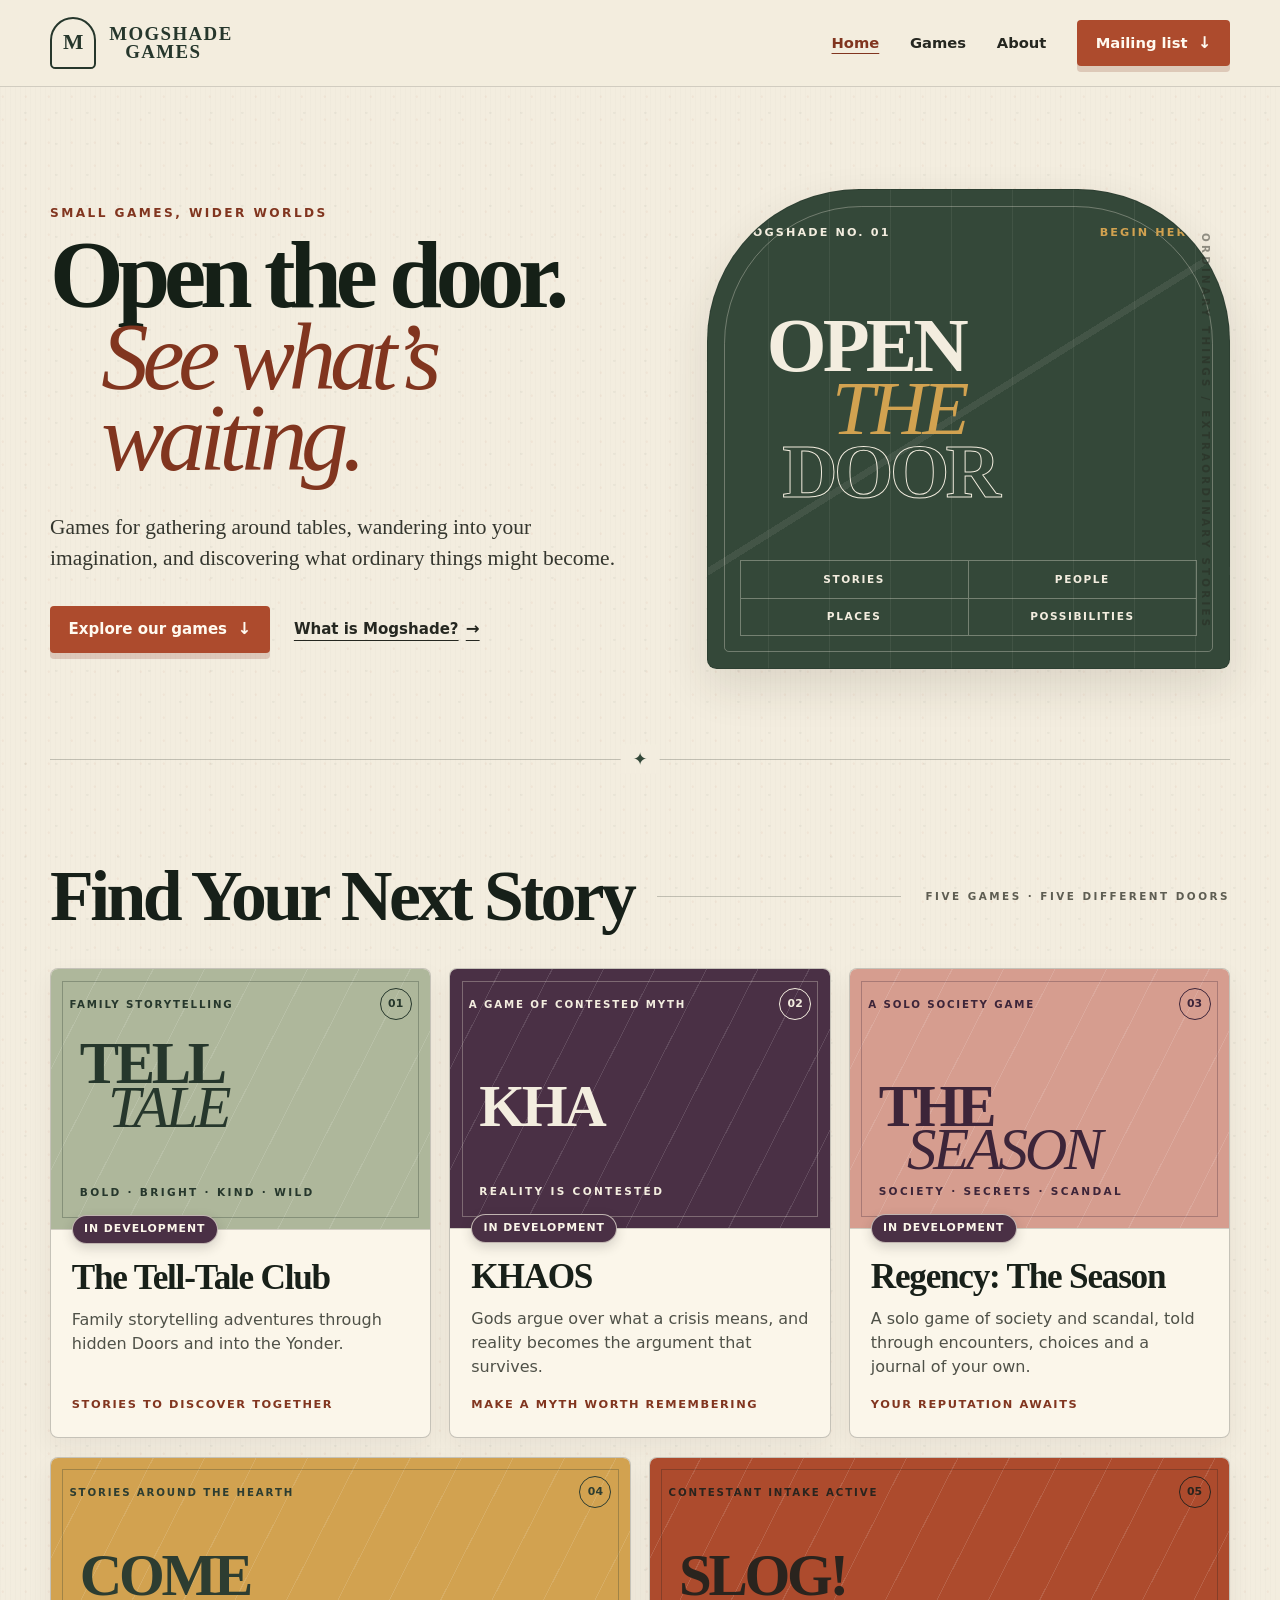
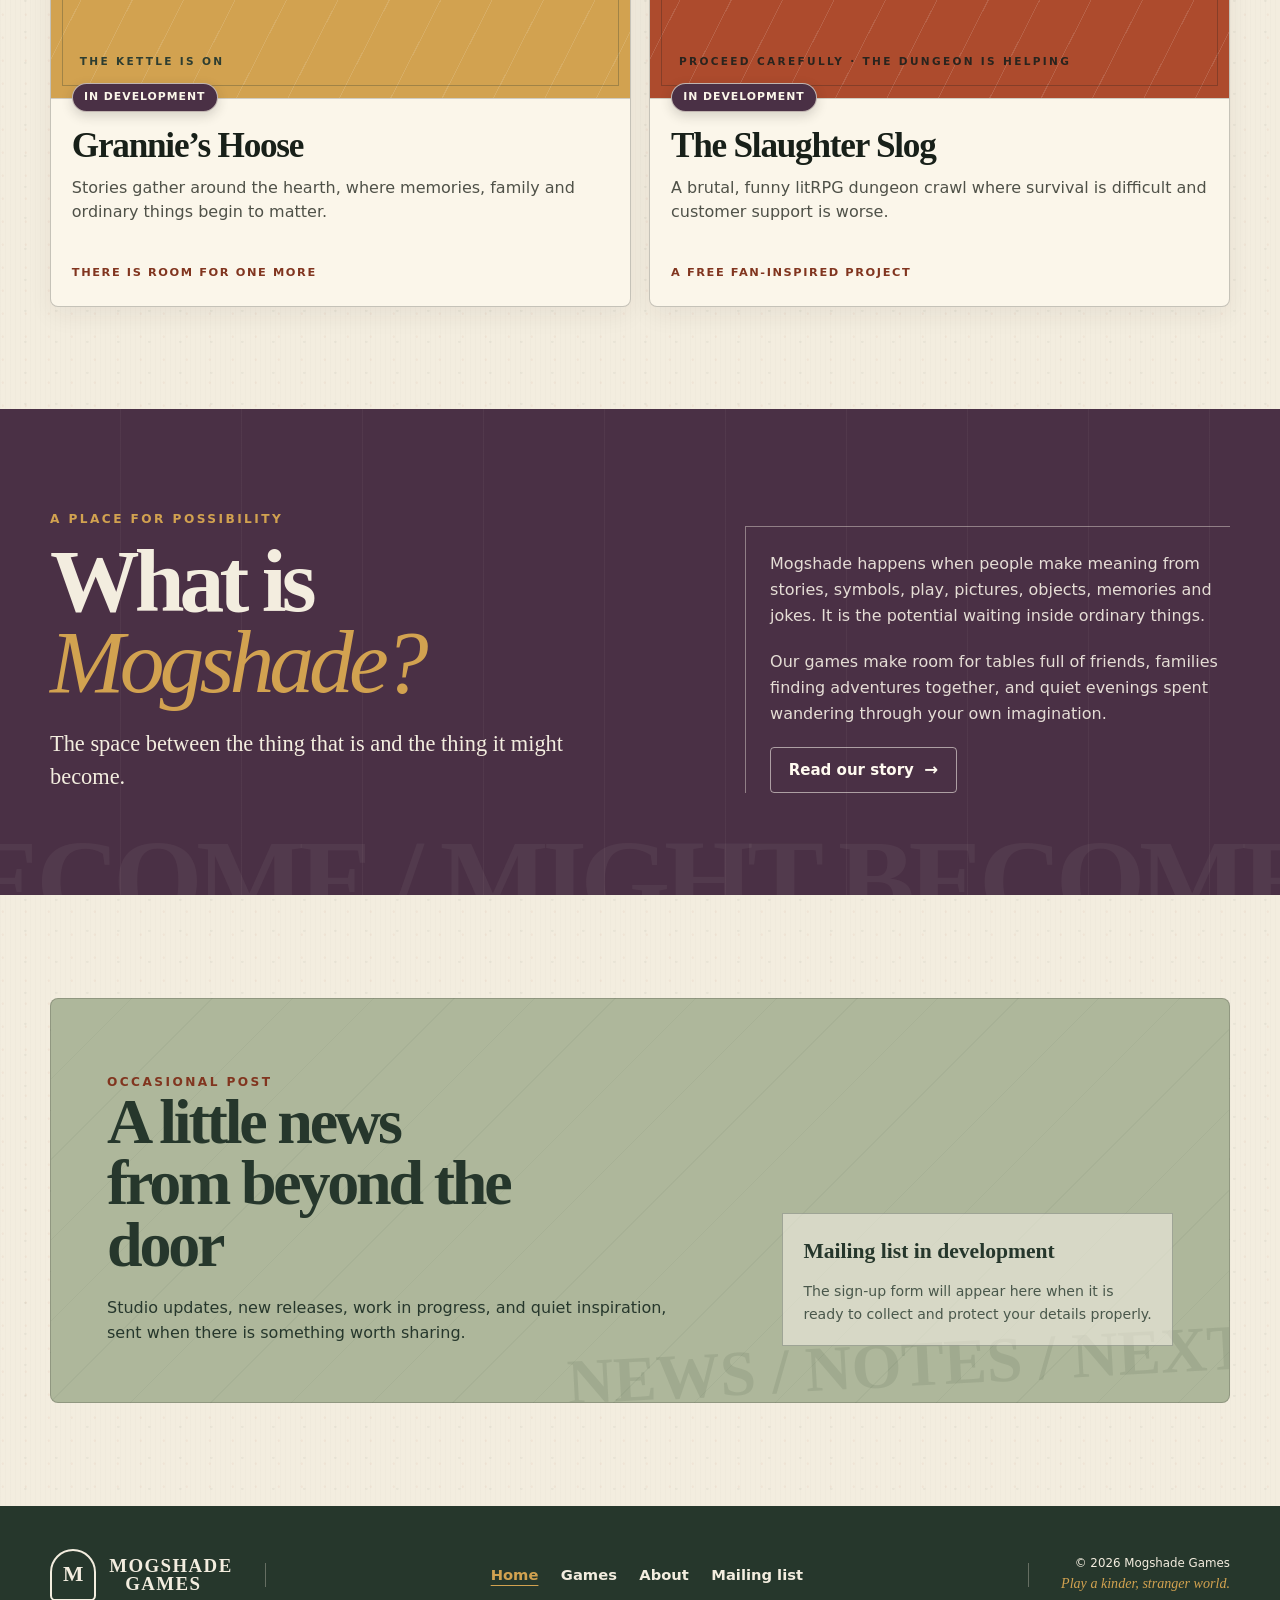
<file: index.html>
<!doctype html>
<html lang="en-GB">
<head>
  <meta charset="utf-8">
  <meta name="viewport" content="width=device-width, initial-scale=1">
  <meta name="description" content="Mogshade Games creates warm, strange tabletop games for gathering, imagining and making meaning together.">
  <meta name="theme-color" content="#344839">
  <meta name="robots" content="noindex, nofollow">
  <title>Mogshade Games | Open the door</title>
  <!-- Private-preview setting: remove the robots line above before a public launch. -->
  <link rel="icon" type="image/svg+xml" href="data:image/svg+xml,%3Csvg xmlns='http://www.w3.org/2000/svg' viewBox='0 0 64 64'%3E%3Crect width='64' height='64' rx='14' fill='%23344839'/%3E%3Ctext x='32' y='43' text-anchor='middle' font-family='Georgia,serif' font-size='35' font-weight='700' fill='%23f3eddf'%3EM%3C/text%3E%3C/svg%3E">
  <link rel="stylesheet" href="styles.css">
</head>
<body id="top">
  <a class="skip-link" href="#main-content">Skip to main content</a>

  <header class="site-header">
    <div class="shell header-inner">
      <a class="brand" href="#top" aria-label="Mogshade Games home">
        <span class="brand-mark" aria-hidden="true">M</span>
        <span class="brand-text"><span>Mogshade</span><span>Games</span></span>
      </a>

      <nav class="desktop-nav" aria-label="Main navigation">
        <a href="#top" aria-current="page">Home</a>
        <a href="#games">Games</a>
        <a href="about.html">About</a>
        <a class="button" href="#mailing-list">Mailing list <span class="arrow" aria-hidden="true">↓</span></a>
      </nav>

      <details class="mobile-menu">
        <summary>Menu</summary>
        <nav class="mobile-nav" aria-label="Mobile navigation">
          <a href="#top" aria-current="page">Home</a>
          <a href="#games">Games</a>
          <a href="about.html">About</a>
          <a class="button" href="#mailing-list">Mailing list</a>
        </nav>
      </details>
    </div>
  </header>

  <main id="main-content">
    <section class="hero" aria-labelledby="hero-title">
      <div class="shell hero-grid">
        <div class="hero-copy">
          <p class="eyebrow">Small games, wider worlds</p>
          <h1 id="hero-title">Open the door.<span>See what’s waiting.</span></h1>
          <p class="hero-intro">Games for gathering around tables, wandering into your imagination, and discovering what ordinary things might become.</p>
          <div class="hero-actions">
            <a class="button" href="#games">Explore our games <span class="arrow" aria-hidden="true">↓</span></a>
            <a class="text-link" href="about.html">What is Mogshade? <span class="arrow" aria-hidden="true">→</span></a>
          </div>
        </div>

        <div class="threshold-poster" role="img" aria-label="Typographic placeholder reading Open the door, with stories, people, places and possibilities">
          <div class="poster-kicker" aria-hidden="true"><span>Mogshade No. 01</span><span>Begin here</span></div>
          <div class="poster-words" aria-hidden="true">
            <span>Open</span>
            <span>the</span>
            <span>door</span>
          </div>
          <div class="poster-list" aria-hidden="true">
            <span>Stories</span>
            <span>People</span>
            <span>Places</span>
            <span>Possibilities</span>
          </div>
        </div>
      </div>
    </section>

    <div class="shell section-rule" aria-hidden="true"></div>

    <section class="games-section" id="games" aria-labelledby="games-title">
      <div class="shell">
        <div class="section-heading">
          <h2 id="games-title">Find Your Next Story</h2>
          <span class="heading-line" aria-hidden="true"></span>
          <span class="heading-note">Five games · five different doors</span>
        </div>

        <div class="games-grid">
          <article class="game-card card-telltale">
            <div class="game-poster" role="img" aria-label="Typographic placeholder for The Tell-Tale Club">
              <div class="poster-topline" aria-hidden="true"><span>Family storytelling</span><span class="poster-number">01</span></div>
              <div class="type-art" aria-hidden="true">
                <span>Tell</span>
                <span class="offset">Tale</span>
                <span class="outline">Club</span>
                <span class="small">Bold · Bright · Kind · Wild</span>
              </div>
            </div>
            <div class="game-content">
              <span class="status">In Development</span>
              <h3>The Tell-Tale Club</h3>
              <p>Family storytelling adventures through hidden Doors and into the Yonder.</p>
              <span class="game-note">Stories to discover together</span>
            </div>
          </article>

          <article class="game-card card-khaos">
            <div class="game-poster" role="img" aria-label="Typographic placeholder for KHAOS">
              <div class="poster-topline" aria-hidden="true"><span>A game of contested myth</span><span class="poster-number">02</span></div>
              <div class="type-art" aria-hidden="true">
                <span>Kha</span>
                <span class="outline offset">os</span>
                <span class="small">Reality is contested</span>
              </div>
            </div>
            <div class="game-content">
              <span class="status">In Development</span>
              <h3>KHAOS</h3>
              <p>Gods argue over what a crisis means, and reality becomes the argument that survives.</p>
              <span class="game-note">Make a myth worth remembering</span>
            </div>
          </article>

          <article class="game-card card-regency">
            <div class="game-poster" role="img" aria-label="Typographic placeholder for Regency: The Season">
              <div class="poster-topline" aria-hidden="true"><span>A solo society game</span><span class="poster-number">03</span></div>
              <div class="type-art" aria-hidden="true">
                <span>The</span>
                <span class="offset">Season</span>
                <span class="small">Society · Secrets · Scandal</span>
              </div>
            </div>
            <div class="game-content">
              <span class="status">In Development</span>
              <h3>Regency: The Season</h3>
              <p>A solo game of society and scandal, told through encounters, choices and a journal of your own.</p>
              <span class="game-note">Your reputation awaits</span>
            </div>
          </article>

          <article class="game-card card-hoose">
            <div class="game-poster" role="img" aria-label="Typographic placeholder for Grannie’s Hoose">
              <div class="poster-topline" aria-hidden="true"><span>Stories around the hearth</span><span class="poster-number">04</span></div>
              <div class="type-art" aria-hidden="true">
                <span>Come</span>
                <span class="outline offset">Away</span>
                <span class="small">The kettle is on</span>
              </div>
            </div>
            <div class="game-content">
              <span class="status">In Development</span>
              <h3>Grannie’s Hoose</h3>
              <p>Stories gather around the hearth, where memories, family and ordinary things begin to matter.</p>
              <span class="game-note">There is room for one more</span>
            </div>
          </article>

          <article class="game-card card-slog">
            <div class="game-poster" role="img" aria-label="Typographic placeholder for The Slaughter Slog">
              <div class="poster-topline" aria-hidden="true"><span>Contestant intake active</span><span class="poster-number">05</span></div>
              <div class="type-art" aria-hidden="true">
                <span>Slog!</span>
                <span class="outline offset">Slog!</span>
                <span class="small">Proceed carefully · the dungeon is helping</span>
              </div>
            </div>
            <div class="game-content">
              <span class="status">In Development</span>
              <h3>The Slaughter Slog</h3>
              <p>A brutal, funny litRPG dungeon crawl where survival is difficult and customer support is worse.</p>
              <span class="game-note">A free fan-inspired project</span>
            </div>
          </article>
        </div>
      </div>
    </section>

    <section class="about-band" aria-labelledby="about-title">
      <div class="shell about-band-grid">
        <div>
          <p class="eyebrow" style="color: var(--gold);">A place for possibility</p>
          <h2 id="about-title">What is<span>Mogshade?</span></h2>
          <p class="about-lead">The space between the thing that is and the thing it might become.</p>
        </div>
        <div class="about-band-copy">
          <p>Mogshade happens when people make meaning from stories, symbols, play, pictures, objects, memories and jokes. It is the potential waiting inside ordinary things.</p>
          <p>Our games make room for tables full of friends, families finding adventures together, and quiet evenings spent wandering through your own imagination.</p>
          <a class="button button-light" href="about.html">Read our story <span class="arrow" aria-hidden="true">→</span></a>
        </div>
      </div>
    </section>

    <section class="mailing-section" id="mailing-list" aria-labelledby="mailing-title">
      <div class="shell">
        <div class="mailing-card">
          <div>
            <p class="eyebrow">Occasional post</p>
            <h2 id="mailing-title">A little news from beyond the door</h2>
            <p>Studio updates, new releases, work in progress, and quiet inspiration, sent when there is something worth sharing.</p>
          </div>
          <div class="mailing-state" aria-label="Mailing list status">
            <strong>Mailing list in development</strong>
            <span>The sign-up form will appear here when it is ready to collect and protect your details properly.</span>
          </div>
        </div>
      </div>
    </section>
  </main>

  <footer class="site-footer">
    <div class="shell footer-grid">
      <a class="brand footer-brand" href="#top" aria-label="Return to the top of the Mogshade Games homepage">
        <span class="brand-mark" aria-hidden="true">M</span>
        <span class="brand-text"><span>Mogshade</span><span>Games</span></span>
      </a>
      <nav class="footer-nav" aria-label="Footer navigation">
        <a href="#top" aria-current="page">Home</a>
        <a href="#games">Games</a>
        <a href="about.html">About</a>
        <a href="#mailing-list">Mailing list</a>
      </nav>
      <p class="footer-note">© 2026 Mogshade Games<span>Play a kinder, stranger world.</span></p>
    </div>
  </footer>
</body>
</html>
</file>
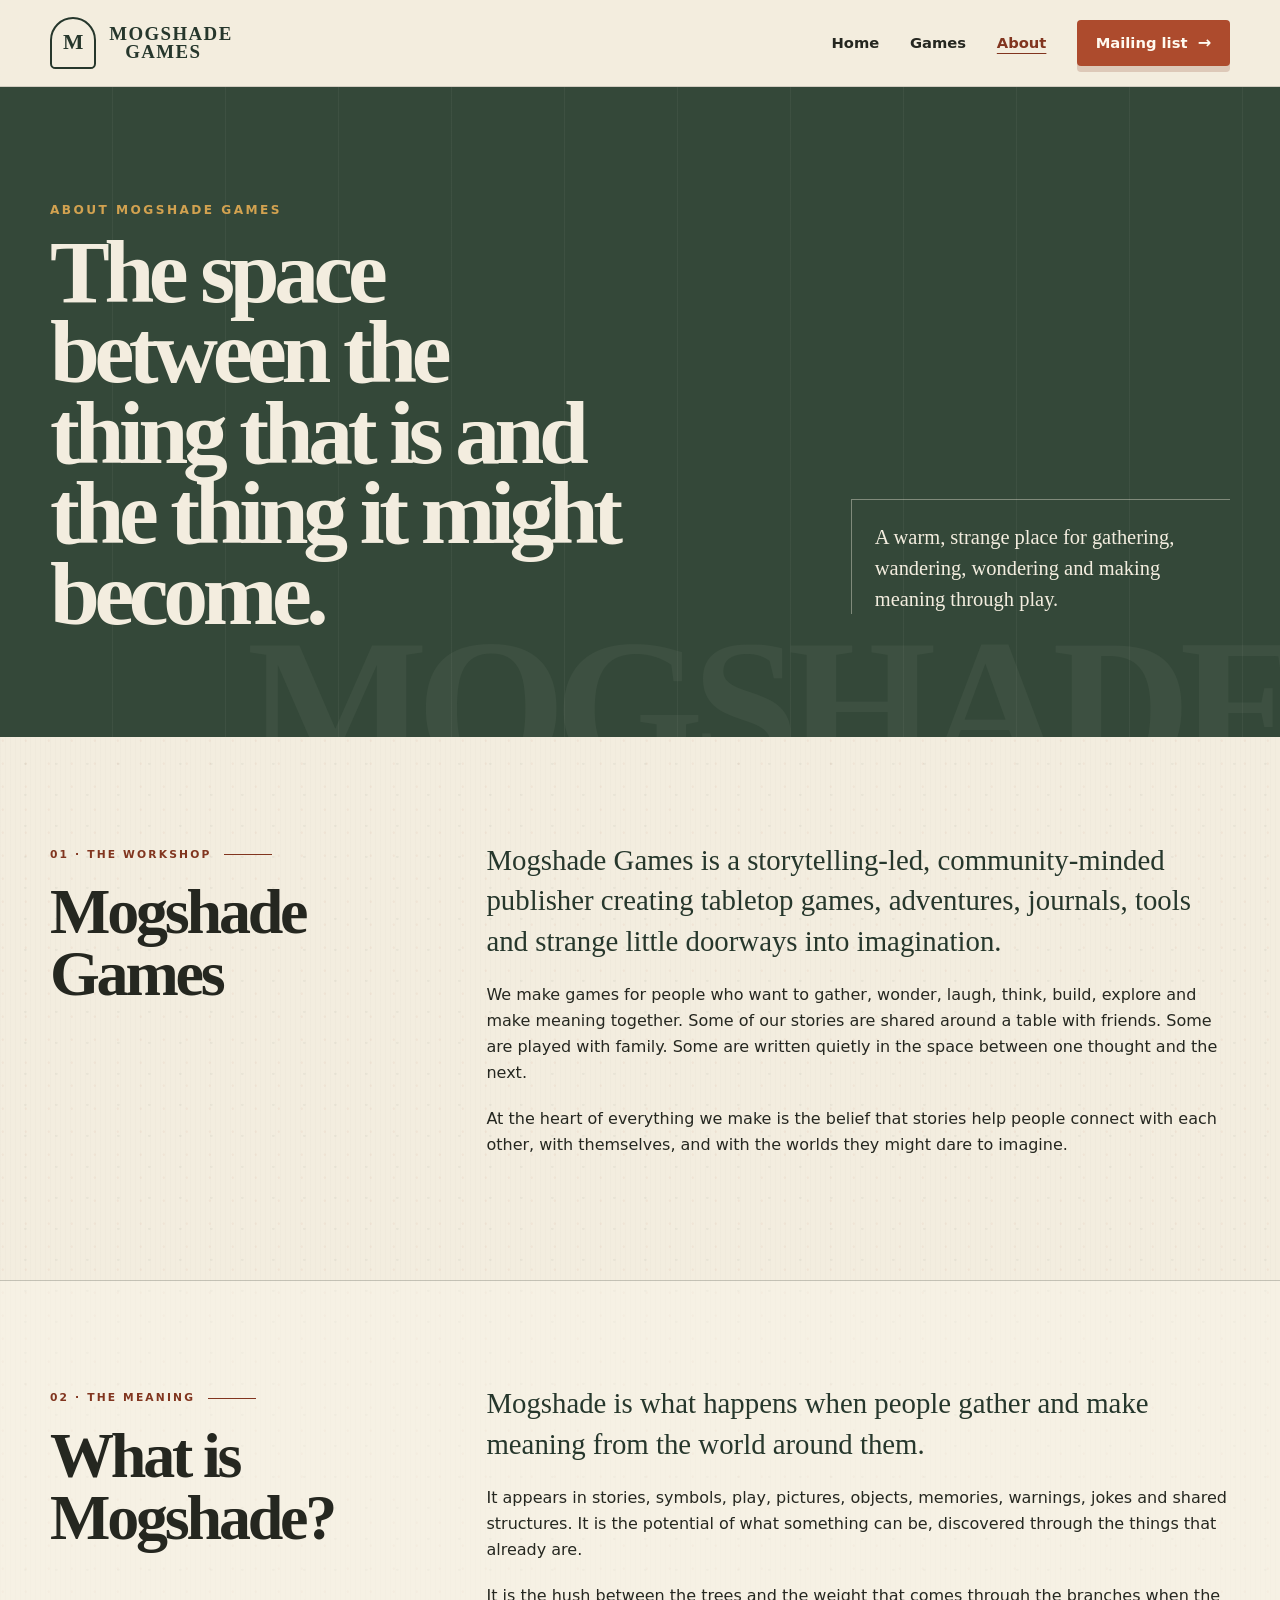
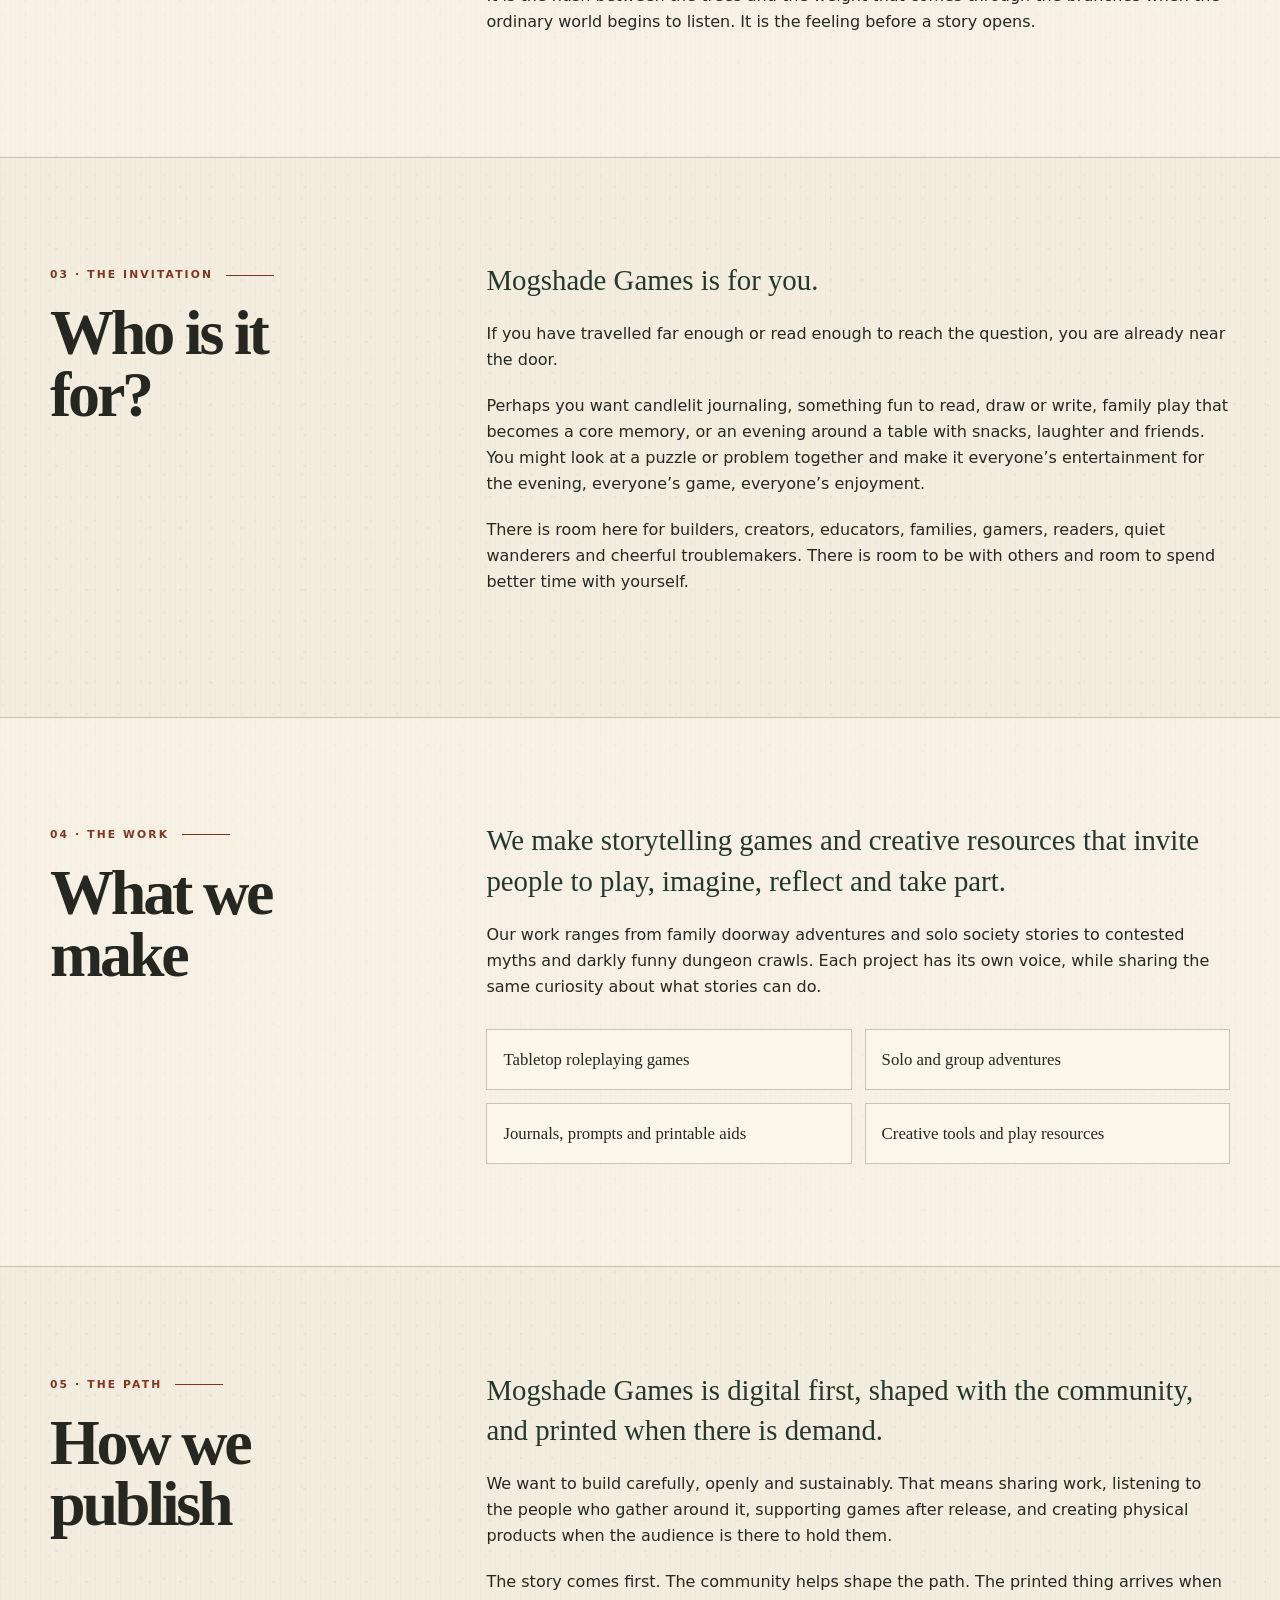
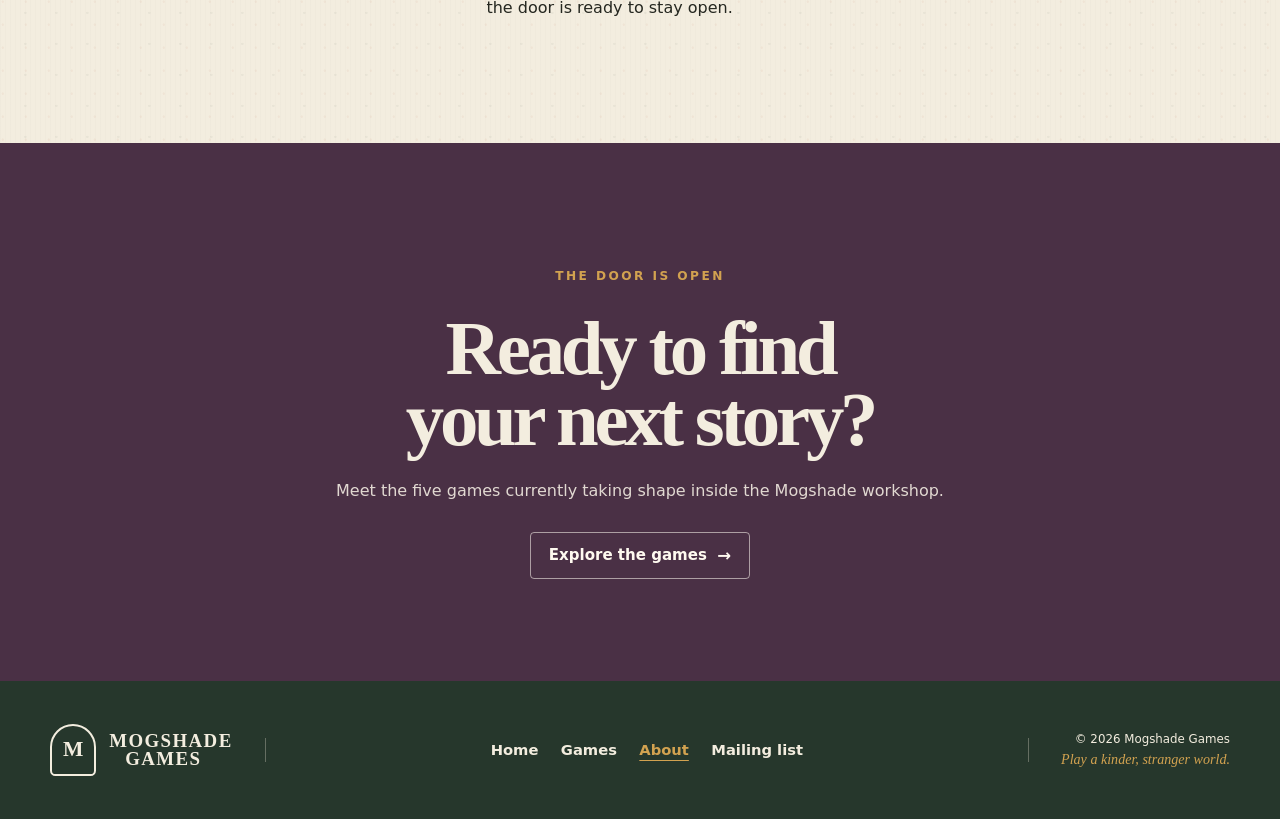
<file: about.html>
<!doctype html>
<html lang="en-GB">
<head>
  <meta charset="utf-8">
  <meta name="viewport" content="width=device-width, initial-scale=1">
  <meta name="description" content="Discover Mogshade Games, a storytelling-led publisher creating games, adventures, journals and tools for shared and solitary imagination.">
  <meta name="theme-color" content="#344839">
  <meta name="robots" content="noindex, nofollow">
  <title>About | Mogshade Games</title>
  <!-- Private-preview setting: remove the robots line above before a public launch. -->
  <link rel="icon" type="image/svg+xml" href="data:image/svg+xml,%3Csvg xmlns='http://www.w3.org/2000/svg' viewBox='0 0 64 64'%3E%3Crect width='64' height='64' rx='14' fill='%23344839'/%3E%3Ctext x='32' y='43' text-anchor='middle' font-family='Georgia,serif' font-size='35' font-weight='700' fill='%23f3eddf'%3EM%3C/text%3E%3C/svg%3E">
  <link rel="stylesheet" href="styles.css">
</head>
<body id="top">
  <a class="skip-link" href="#main-content">Skip to main content</a>

  <header class="site-header">
    <div class="shell header-inner">
      <a class="brand" href="index.html" aria-label="Mogshade Games home">
        <span class="brand-mark" aria-hidden="true">M</span>
        <span class="brand-text"><span>Mogshade</span><span>Games</span></span>
      </a>

      <nav class="desktop-nav" aria-label="Main navigation">
        <a href="index.html">Home</a>
        <a href="index.html#games">Games</a>
        <a href="#top" aria-current="page">About</a>
        <a class="button" href="index.html#mailing-list">Mailing list <span class="arrow" aria-hidden="true">→</span></a>
      </nav>

      <details class="mobile-menu">
        <summary>Menu</summary>
        <nav class="mobile-nav" aria-label="Mobile navigation">
          <a href="index.html">Home</a>
          <a href="index.html#games">Games</a>
          <a href="#top" aria-current="page">About</a>
          <a class="button" href="index.html#mailing-list">Mailing list</a>
        </nav>
      </details>
    </div>
  </header>

  <main id="main-content">
    <section class="page-hero" aria-labelledby="page-title">
      <div class="shell page-hero-inner">
        <div>
          <p class="eyebrow" style="color: var(--gold);">About Mogshade Games</p>
          <h1 id="page-title">The space between the thing that is and the thing it might become.</h1>
        </div>
        <p class="page-hero-note">A warm, strange place for gathering, wandering, wondering and making meaning through play.</p>
      </div>
    </section>

    <section class="story-section" aria-labelledby="story-one">
      <div class="shell story-grid">
        <div>
          <span class="story-number">01 · The workshop</span>
          <h2 id="story-one">Mogshade Games</h2>
        </div>
        <div class="story-copy">
          <p class="lead">Mogshade Games is a storytelling-led, community-minded publisher creating tabletop games, adventures, journals, tools and strange little doorways into imagination.</p>
          <p>We make games for people who want to gather, wonder, laugh, think, build, explore and make meaning together. Some of our stories are shared around a table with friends. Some are played with family. Some are written quietly in the space between one thought and the next.</p>
          <p>At the heart of everything we make is the belief that stories help people connect with each other, with themselves, and with the worlds they might dare to imagine.</p>
        </div>
      </div>
    </section>

    <section class="story-section alt" aria-labelledby="story-two">
      <div class="shell story-grid">
        <div>
          <span class="story-number">02 · The meaning</span>
          <h2 id="story-two">What is Mogshade?</h2>
        </div>
        <div class="story-copy">
          <p class="lead">Mogshade is what happens when people gather and make meaning from the world around them.</p>
          <p>It appears in stories, symbols, play, pictures, objects, memories, warnings, jokes and shared structures. It is the potential of what something can be, discovered through the things that already are.</p>
          <p>It is the hush between the trees and the weight that comes through the branches when the ordinary world begins to listen. It is the feeling before a story opens.</p>
        </div>
      </div>
    </section>

    <section class="story-section" aria-labelledby="story-three">
      <div class="shell story-grid">
        <div>
          <span class="story-number">03 · The invitation</span>
          <h2 id="story-three">Who is it for?</h2>
        </div>
        <div class="story-copy">
          <p class="lead">Mogshade Games is for you.</p>
          <p>If you have travelled far enough or read enough to reach the question, you are already near the door.</p>
          <p>Perhaps you want candlelit journaling, something fun to read, draw or write, family play that becomes a core memory, or an evening around a table with snacks, laughter and friends. You might look at a puzzle or problem together and make it everyone’s entertainment for the evening, everyone’s game, everyone’s enjoyment.</p>
          <p>There is room here for builders, creators, educators, families, gamers, readers, quiet wanderers and cheerful troublemakers. There is room to be with others and room to spend better time with yourself.</p>
        </div>
      </div>
    </section>

    <section class="story-section alt" aria-labelledby="story-four">
      <div class="shell story-grid">
        <div>
          <span class="story-number">04 · The work</span>
          <h2 id="story-four">What we make</h2>
        </div>
        <div class="story-copy">
          <p class="lead">We make storytelling games and creative resources that invite people to play, imagine, reflect and take part.</p>
          <p>Our work ranges from family doorway adventures and solo society stories to contested myths and darkly funny dungeon crawls. Each project has its own voice, while sharing the same curiosity about what stories can do.</p>
          <ul class="story-list">
            <li>Tabletop roleplaying games</li>
            <li>Solo and group adventures</li>
            <li>Journals, prompts and printable aids</li>
            <li>Creative tools and play resources</li>
          </ul>
        </div>
      </div>
    </section>

    <section class="story-section" aria-labelledby="story-five">
      <div class="shell story-grid">
        <div>
          <span class="story-number">05 · The path</span>
          <h2 id="story-five">How we publish</h2>
        </div>
        <div class="story-copy">
          <p class="lead">Mogshade Games is digital first, shaped with the community, and printed when there is demand.</p>
          <p>We want to build carefully, openly and sustainably. That means sharing work, listening to the people who gather around it, supporting games after release, and creating physical products when the audience is there to hold them.</p>
          <p>The story comes first. The community helps shape the path. The printed thing arrives when the door is ready to stay open.</p>
        </div>
      </div>
    </section>

    <section class="closing-door" aria-labelledby="closing-title">
      <div class="shell">
        <p class="eyebrow" style="color: var(--gold);">The door is open</p>
        <h2 id="closing-title">Ready to find your next story?</h2>
        <p>Meet the five games currently taking shape inside the Mogshade workshop.</p>
        <a class="button button-light" href="index.html#games">Explore the games <span class="arrow" aria-hidden="true">→</span></a>
      </div>
    </section>
  </main>

  <footer class="site-footer">
    <div class="shell footer-grid">
      <a class="brand footer-brand" href="index.html" aria-label="Mogshade Games home">
        <span class="brand-mark" aria-hidden="true">M</span>
        <span class="brand-text"><span>Mogshade</span><span>Games</span></span>
      </a>
      <nav class="footer-nav" aria-label="Footer navigation">
        <a href="index.html">Home</a>
        <a href="index.html#games">Games</a>
        <a href="#top" aria-current="page">About</a>
        <a href="index.html#mailing-list">Mailing list</a>
      </nav>
      <p class="footer-note">© 2026 Mogshade Games<span>Play a kinder, stranger world.</span></p>
    </div>
  </footer>
</body>
</html>
</file>
<file: styles.css>
:root {
  --cream: #f3eddf;
  --cream-deep: #e6dac2;
  --paper: #fbf6ea;
  --moss: #344839;
  --moss-dark: #26372c;
  --sage: #aeb79b;
  --rust: #ad4b2d;
  --rust-dark: #81351f;
  --plum: #4a3045;
  --plum-dark: #34212f;
  --charcoal: #252720;
  --ink-soft: #5e5d52;
  --gold: #d2a250;
  --rose: #d69d8f;
  --blue-grey: #9eaaab;
  --line: rgba(37, 39, 32, 0.24);
  --paper-line: rgba(243, 237, 223, 0.34);
  --shadow: 0 18px 45px rgba(48, 40, 28, 0.12);
  --radius: 8px;
  --serif: "Iowan Old Style", "Palatino Linotype", "Book Antiqua", Palatino, Georgia, serif;
  --sans: Inter, ui-sans-serif, system-ui, -apple-system, BlinkMacSystemFont, "Segoe UI", sans-serif;
  --content: 1180px;
}

*,
*::before,
*::after {
  box-sizing: border-box;
}

html {
  scroll-behavior: smooth;
  scroll-padding-top: 6.5rem;
}

body {
  min-width: 320px;
  margin: 0;
  background:
    radial-gradient(circle at 12% 20%, rgba(173, 75, 45, 0.055) 0 1px, transparent 1.4px),
    radial-gradient(circle at 82% 64%, rgba(52, 72, 57, 0.055) 0 1px, transparent 1.4px),
    repeating-linear-gradient(90deg, rgba(37, 39, 32, 0.014) 0 1px, transparent 1px 5px),
    var(--cream);
  background-size: 23px 23px, 31px 31px, auto, auto;
  color: var(--charcoal);
  font-family: var(--sans);
  font-size: 1rem;
  line-height: 1.62;
  text-rendering: optimizeLegibility;
}

::selection {
  background: var(--gold);
  color: var(--charcoal);
}

a {
  color: inherit;
}

button,
input {
  font: inherit;
}

img,
svg {
  display: block;
  max-width: 100%;
}

.shell {
  width: min(calc(100% - 2rem), var(--content));
  margin-inline: auto;
}

.skip-link {
  position: fixed;
  top: 0.75rem;
  left: 0.75rem;
  z-index: 1000;
  padding: 0.72rem 1rem;
  border-radius: 4px;
  background: var(--charcoal);
  color: var(--paper);
  font-weight: 800;
  transform: translateY(-160%);
  transition: transform 160ms ease;
}

.skip-link:focus {
  transform: translateY(0);
}

.eyebrow {
  margin: 0 0 0.8rem;
  color: var(--rust-dark);
  font-size: 0.76rem;
  font-weight: 850;
  letter-spacing: 0.2em;
  line-height: 1.4;
  text-transform: uppercase;
}

.site-header {
  position: sticky;
  top: 0;
  z-index: 100;
  border-bottom: 1px solid rgba(37, 39, 32, 0.16);
  background: rgba(243, 237, 223, 0.94);
  backdrop-filter: blur(15px);
}

.header-inner {
  min-height: 5.35rem;
  display: flex;
  align-items: center;
  justify-content: space-between;
  gap: 2rem;
}

.brand {
  display: inline-flex;
  align-items: center;
  gap: 0.8rem;
  color: var(--moss-dark);
  text-decoration: none;
}

.brand-mark {
  width: 2.9rem;
  height: 3.25rem;
  display: grid;
  place-items: center;
  flex: 0 0 auto;
  border: 2px solid currentColor;
  border-radius: 1.5rem 1.5rem 0.35rem 0.35rem;
  font-family: var(--serif);
  font-size: 1.35rem;
  font-weight: 800;
  line-height: 1;
}

.brand-text {
  display: grid;
  font-family: var(--serif);
  font-size: 1.18rem;
  font-weight: 800;
  letter-spacing: 0.075em;
  line-height: 0.95;
  text-transform: uppercase;
}

.brand-text span:last-child {
  margin-left: 1rem;
}

.desktop-nav {
  display: flex;
  align-items: center;
  gap: clamp(1.15rem, 2.4vw, 2rem);
}

.desktop-nav a,
.mobile-nav a,
.footer-nav a {
  font-size: 0.92rem;
  font-weight: 750;
  text-decoration: none;
  text-underline-offset: 0.34rem;
}

.desktop-nav a:not(.button):hover,
.desktop-nav a:not(.button):focus-visible,
.desktop-nav a[aria-current="page"],
.mobile-nav a:not(.button):hover,
.mobile-nav a:not(.button):focus-visible,
.mobile-nav a[aria-current="page"] {
  color: var(--rust-dark);
  text-decoration: underline;
}

.mobile-menu {
  position: relative;
  display: none;
}

.mobile-menu summary {
  min-height: 2.75rem;
  display: inline-flex;
  align-items: center;
  gap: 0.55rem;
  padding: 0.55rem 0.8rem;
  border: 1px solid var(--line);
  border-radius: 4px;
  background: var(--paper);
  cursor: pointer;
  font-weight: 800;
  list-style: none;
}

.mobile-menu summary::-webkit-details-marker {
  display: none;
}

.mobile-menu summary::after {
  content: "+";
  font-size: 1.2rem;
  line-height: 1;
}

.mobile-menu[open] summary::after {
  content: "×";
}

.mobile-nav {
  position: absolute;
  top: calc(100% + 0.55rem);
  right: 0;
  width: min(18rem, calc(100vw - 2rem));
  display: grid;
  gap: 0.25rem;
  padding: 0.7rem;
  border: 1px solid var(--line);
  border-radius: var(--radius);
  background: var(--paper);
  box-shadow: var(--shadow);
}

.mobile-nav a {
  padding: 0.75rem 0.8rem;
}

.button {
  min-height: 2.9rem;
  display: inline-flex;
  align-items: center;
  justify-content: center;
  gap: 0.65rem;
  padding: 0.72rem 1.1rem;
  border: 1px solid transparent;
  border-radius: 4px;
  background: var(--rust);
  color: #fffaf0;
  font-size: 0.94rem;
  font-weight: 800;
  line-height: 1.2;
  text-decoration: none;
  box-shadow: 0 6px 0 rgba(129, 53, 31, 0.2);
  transition: transform 150ms ease, box-shadow 150ms ease, background 150ms ease;
}

.button:hover,
.button:focus-visible {
  background: var(--rust-dark);
  transform: translateY(-2px);
  box-shadow: 0 8px 0 rgba(129, 53, 31, 0.2);
}

.button:active {
  transform: translateY(1px);
  box-shadow: 0 3px 0 rgba(129, 53, 31, 0.2);
}

.button-light {
  border-color: rgba(255, 250, 240, 0.55);
  background: transparent;
  color: #fffaf0;
  box-shadow: none;
}

.button-light:hover,
.button-light:focus-visible {
  background: rgba(255, 250, 240, 0.12);
  box-shadow: none;
}

.text-link {
  display: inline-flex;
  align-items: center;
  gap: 0.45rem;
  color: var(--charcoal);
  font-size: 0.94rem;
  font-weight: 800;
  text-decoration: underline;
  text-decoration-thickness: 1px;
  text-underline-offset: 0.35rem;
}

.text-link:hover,
.text-link:focus-visible {
  color: var(--rust-dark);
}

.arrow {
  font-size: 1.1em;
  transition: transform 150ms ease;
}

a:hover .arrow,
a:focus-visible .arrow {
  transform: translateX(0.18rem);
}

.hero {
  position: relative;
  overflow: hidden;
  padding: clamp(4rem, 8vw, 7.25rem) 0 clamp(3.7rem, 7vw, 5.8rem);
}

.hero::after {
  content: "ORDINARY THINGS / EXTRAORDINARY STORIES";
  position: absolute;
  top: 50%;
  right: -7.2rem;
  color: rgba(37, 39, 32, 0.48);
  font-size: 0.64rem;
  font-weight: 800;
  letter-spacing: 0.32em;
  transform: rotate(90deg) translateY(-50%);
  transform-origin: center;
}

.hero-grid {
  display: grid;
  grid-template-columns: minmax(0, 1.04fr) minmax(23rem, 0.96fr);
  align-items: center;
  gap: clamp(2.5rem, 7vw, 6.5rem);
}

.hero-copy {
  position: relative;
  z-index: 1;
}

.hero h1 {
  max-width: 11ch;
  margin: 0;
  color: #152017;
  font-family: var(--serif);
  font-size: clamp(3.55rem, 7.4vw, 7rem);
  font-weight: 600;
  letter-spacing: -0.065em;
  line-height: 0.86;
}

.hero h1 span {
  display: block;
  margin-left: clamp(0rem, 4vw, 3.5rem);
  color: var(--rust-dark);
  font-style: italic;
  font-weight: 500;
}

.hero-intro {
  max-width: 38rem;
  margin: 2rem 0 0;
  color: #34362e;
  font-family: var(--serif);
  font-size: clamp(1.08rem, 2vw, 1.34rem);
  line-height: 1.46;
}

.hero-actions {
  display: flex;
  flex-wrap: wrap;
  align-items: center;
  gap: 1.15rem 1.5rem;
  margin-top: 2rem;
}

.threshold-poster {
  position: relative;
  min-height: 30rem;
  display: grid;
  grid-template-rows: auto 1fr auto;
  overflow: hidden;
  border: 1px solid rgba(38, 55, 44, 0.5);
  border-radius: 9.5rem 9.5rem 0.6rem 0.6rem;
  background:
    linear-gradient(148deg, transparent 0 47%, rgba(243, 237, 223, 0.08) 47% 48%, transparent 48%),
    repeating-linear-gradient(90deg, transparent 0 3.75rem, rgba(243, 237, 223, 0.07) 3.75rem calc(3.75rem + 1px)),
    var(--moss);
  color: var(--cream);
  box-shadow: var(--shadow);
  isolation: isolate;
}

.threshold-poster::before {
  content: "";
  position: absolute;
  inset: 1rem;
  z-index: -1;
  border: 1px solid rgba(243, 237, 223, 0.32);
  border-radius: 8.6rem 8.6rem 0.3rem 0.3rem;
}

.poster-kicker {
  display: flex;
  justify-content: space-between;
  gap: 1rem;
  padding: 2.1rem 2rem 1rem;
  font-size: 0.7rem;
  font-weight: 800;
  letter-spacing: 0.19em;
  text-transform: uppercase;
}

.poster-kicker span:last-child {
  color: var(--gold);
}

.poster-words {
  display: grid;
  align-content: center;
  padding: 1.5rem clamp(1.7rem, 5vw, 3.7rem);
  font-family: var(--serif);
  font-size: clamp(2.7rem, 6vw, 5.7rem);
  font-weight: 700;
  letter-spacing: -0.05em;
  line-height: 0.82;
  text-transform: uppercase;
}

.poster-words span:nth-child(2) {
  margin-left: 0.85em;
  color: var(--gold);
  font-style: italic;
  font-weight: 500;
}

.poster-words span:nth-child(3) {
  margin-left: 0.2em;
  color: transparent;
  -webkit-text-stroke: 1px var(--cream);
}

.poster-list {
  display: grid;
  grid-template-columns: repeat(2, 1fr);
  margin: 0 2rem 2rem;
  border-top: 1px solid var(--paper-line);
  border-left: 1px solid var(--paper-line);
}

.poster-list span {
  padding: 0.6rem 0.75rem;
  border-right: 1px solid var(--paper-line);
  border-bottom: 1px solid var(--paper-line);
  font-size: 0.66rem;
  font-weight: 800;
  letter-spacing: 0.15em;
  text-align: center;
  text-transform: uppercase;
}

.section-rule {
  position: relative;
  height: 1px;
  background: var(--line);
}

.section-rule::before {
  content: "✦";
  position: absolute;
  top: 50%;
  left: 50%;
  padding-inline: 0.75rem;
  background: var(--cream);
  color: var(--moss);
  font-size: 1.1rem;
  transform: translate(-50%, -50%);
}

.games-section {
  padding: clamp(4.5rem, 8vw, 7.25rem) 0;
}

.section-heading {
  display: grid;
  grid-template-columns: auto 1fr auto;
  align-items: center;
  gap: 1.5rem;
  margin-bottom: 2.4rem;
}

.section-heading h2 {
  margin: 0;
  color: #172019;
  font-family: var(--serif);
  font-size: clamp(2.6rem, 5.6vw, 5rem);
  font-weight: 600;
  letter-spacing: -0.05em;
  line-height: 0.95;
}

.heading-line {
  height: 1px;
  background: var(--line);
}

.heading-note {
  color: var(--ink-soft);
  font-size: 0.65rem;
  font-weight: 800;
  letter-spacing: 0.24em;
  text-align: right;
  text-transform: uppercase;
  white-space: nowrap;
}

.games-grid {
  display: grid;
  grid-template-columns: repeat(12, 1fr);
  gap: 1.15rem;
}

.game-card {
  grid-column: span 4;
  display: grid;
  grid-template-rows: minmax(15rem, 1fr) auto;
  overflow: hidden;
  border: 1px solid rgba(37, 39, 32, 0.25);
  border-radius: var(--radius);
  background: var(--paper);
  box-shadow: 0 9px 25px rgba(48, 40, 28, 0.06);
}

.game-card:nth-child(4),
.game-card:nth-child(5) {
  grid-column: span 6;
}

.game-poster {
  position: relative;
  min-height: 15rem;
  display: grid;
  align-content: space-between;
  overflow: hidden;
  padding: 1.15rem;
  color: var(--poster-ink, var(--charcoal));
  isolation: isolate;
}

.game-poster::before {
  content: "";
  position: absolute;
  inset: 0;
  z-index: -2;
  background:
    repeating-linear-gradient(117deg, transparent 0 2.8rem, rgba(255, 255, 255, 0.12) 2.8rem calc(2.8rem + 1px)),
    var(--poster-bg, var(--sage));
}

.game-poster::after {
  content: "";
  position: absolute;
  inset: 0.7rem;
  z-index: -1;
  border: 1px solid currentColor;
  opacity: 0.3;
}

.poster-topline {
  display: flex;
  align-items: center;
  justify-content: space-between;
  gap: 1rem;
  font-size: 0.64rem;
  font-weight: 900;
  letter-spacing: 0.18em;
  text-transform: uppercase;
}

.poster-number {
  width: 2rem;
  height: 2rem;
  display: grid;
  place-items: center;
  flex: 0 0 auto;
  border: 1px solid currentColor;
  border-radius: 50%;
  font-size: 0.68rem;
  letter-spacing: 0;
}

.type-art {
  display: grid;
  padding: 1.4rem 0.65rem 0.7rem;
  font-family: var(--serif);
  font-size: clamp(2.2rem, 4.6vw, 4.3rem);
  font-weight: 700;
  letter-spacing: -0.055em;
  line-height: 0.74;
  text-transform: uppercase;
}

.type-art .outline {
  color: transparent;
  -webkit-text-stroke: 1px currentColor;
}

.type-art .offset {
  margin-left: 0.48em;
  font-style: italic;
  font-weight: 500;
}

.type-art .small {
  margin-top: 0.78rem;
  font-family: var(--sans);
  font-size: 0.66rem;
  font-style: normal;
  font-weight: 900;
  letter-spacing: 0.22em;
  line-height: 1.35;
}

.card-telltale {
  --poster-bg: var(--sage);
  --poster-ink: var(--moss-dark);
}

.card-khaos {
  --poster-bg: var(--plum);
  --poster-ink: var(--cream);
}

.card-regency {
  --poster-bg: var(--rose);
  --poster-ink: #3d2539;
}

.card-hoose {
  --poster-bg: var(--gold);
  --poster-ink: #2d3d31;
}

.card-slog {
  --poster-bg: var(--rust);
  --poster-ink: #2a241e;
}

.game-content {
  position: relative;
  min-height: 13rem;
  display: flex;
  flex-direction: column;
  padding: 1.35rem 1.3rem 1.5rem;
  border-top: 1px solid rgba(37, 39, 32, 0.2);
}

.status {
  align-self: flex-start;
  min-height: 1.8rem;
  display: inline-flex;
  align-items: center;
  margin-top: -2.3rem;
  margin-bottom: 1rem;
  padding: 0.35rem 0.7rem;
  border: 1px solid rgba(243, 237, 223, 0.7);
  border-radius: 999px;
  background: var(--plum);
  color: var(--paper);
  font-size: 0.68rem;
  font-weight: 900;
  letter-spacing: 0.09em;
  line-height: 1;
  text-transform: uppercase;
  box-shadow: 0 4px 12px rgba(37, 39, 32, 0.18);
}

.game-content h3 {
  margin: 0;
  color: #182019;
  font-family: var(--serif);
  font-size: clamp(1.65rem, 3vw, 2.2rem);
  font-weight: 600;
  letter-spacing: -0.035em;
  line-height: 1;
}

.game-content p {
  max-width: 34rem;
  margin: 0.8rem 0 1rem;
  color: #4f5148;
  line-height: 1.5;
}

.game-note {
  margin-top: auto;
  color: var(--rust-dark);
  font-size: 0.71rem;
  font-weight: 900;
  letter-spacing: 0.14em;
  text-transform: uppercase;
}

.about-band {
  position: relative;
  overflow: hidden;
  padding: clamp(4.7rem, 8vw, 7rem) 0;
  background:
    repeating-linear-gradient(90deg, transparent 0 7.5rem, rgba(243, 237, 223, 0.045) 7.5rem calc(7.5rem + 1px)),
    var(--plum);
  color: var(--cream);
}

.about-band::after {
  content: "MIGHT BECOME / MIGHT BECOME / MIGHT BECOME";
  position: absolute;
  right: -2rem;
  bottom: -1.6rem;
  color: rgba(243, 237, 223, 0.055);
  font-family: var(--serif);
  font-size: clamp(3.8rem, 9vw, 8.5rem);
  font-weight: 800;
  letter-spacing: -0.055em;
  line-height: 0.7;
  text-align: right;
  white-space: nowrap;
}

.about-band-grid {
  position: relative;
  z-index: 1;
  display: grid;
  grid-template-columns: minmax(0, 1.1fr) minmax(18rem, 0.9fr);
  align-items: end;
  gap: clamp(3rem, 8vw, 7rem);
}

.about-band h2 {
  max-width: 10ch;
  margin: 0;
  font-family: var(--serif);
  font-size: clamp(3.2rem, 7vw, 6.4rem);
  font-weight: 600;
  letter-spacing: -0.055em;
  line-height: 0.9;
}

.about-band h2 span {
  display: block;
  color: var(--gold);
  font-style: italic;
  font-weight: 500;
}

.about-lead {
  max-width: 42rem;
  margin: 1.6rem 0 0;
  font-family: var(--serif);
  font-size: clamp(1.15rem, 2vw, 1.4rem);
  line-height: 1.45;
}

.about-band-copy {
  padding: 1.5rem 0 0 1.5rem;
  border-top: 1px solid rgba(243, 237, 223, 0.42);
  border-left: 1px solid rgba(243, 237, 223, 0.42);
}

.about-band-copy p {
  margin: 0 0 1.25rem;
  color: rgba(250, 245, 233, 0.88);
}

.mailing-section {
  padding: clamp(4.5rem, 8vw, 7rem) 0;
}

.mailing-card {
  position: relative;
  overflow: hidden;
  display: grid;
  grid-template-columns: minmax(0, 1.2fr) minmax(17rem, 0.8fr);
  align-items: end;
  gap: clamp(2rem, 7vw, 6rem);
  padding: clamp(1.7rem, 5vw, 3.5rem);
  border: 1px solid rgba(37, 39, 32, 0.22);
  border-radius: var(--radius);
  background:
    repeating-linear-gradient(135deg, transparent 0 3.5rem, rgba(38, 55, 44, 0.045) 3.5rem calc(3.5rem + 1px)),
    var(--sage);
  color: var(--moss-dark);
}

.mailing-card::after {
  content: "NEWS / NOTES / NEXT";
  position: absolute;
  right: -1.3rem;
  bottom: 0.75rem;
  color: rgba(38, 55, 44, 0.1);
  font-family: var(--serif);
  font-size: clamp(2rem, 5vw, 4rem);
  font-weight: 800;
  line-height: 0.8;
  text-align: right;
  transform: rotate(-3deg);
}

.mailing-card > * {
  position: relative;
  z-index: 1;
}

.mailing-card h2 {
  max-width: 13ch;
  margin: 0;
  font-family: var(--serif);
  font-size: clamp(2.4rem, 5vw, 4.8rem);
  font-weight: 600;
  letter-spacing: -0.05em;
  line-height: 0.96;
}

.mailing-card p {
  max-width: 45rem;
  margin: 1.2rem 0 0;
}

.mailing-state {
  display: grid;
  gap: 0.7rem;
  padding: 1.25rem;
  border: 1px solid rgba(38, 55, 44, 0.32);
  background: rgba(250, 245, 233, 0.55);
}

.mailing-state strong {
  font-family: var(--serif);
  font-size: 1.35rem;
}

.mailing-state span {
  color: rgba(38, 55, 44, 0.8);
  font-size: 0.88rem;
}

.site-footer {
  padding: 2.7rem 0;
  background: var(--moss-dark);
  color: var(--cream);
}

.footer-grid {
  display: grid;
  grid-template-columns: auto 1fr auto;
  align-items: center;
  gap: 2rem;
}

.footer-brand {
  color: var(--cream);
}

.footer-nav {
  display: flex;
  justify-content: center;
  flex-wrap: wrap;
  gap: 0.65rem 1.4rem;
  padding-inline: 2rem;
  border-right: 1px solid rgba(243, 237, 223, 0.3);
  border-left: 1px solid rgba(243, 237, 223, 0.3);
}

.footer-nav a:hover,
.footer-nav a:focus-visible,
.footer-nav a[aria-current="page"] {
  color: var(--gold);
  text-decoration: underline;
}

.footer-note {
  margin: 0;
  font-size: 0.74rem;
  line-height: 1.5;
  text-align: right;
}

.footer-note span {
  display: block;
  color: var(--gold);
  font-family: var(--serif);
  font-size: 0.88rem;
  font-style: italic;
}

.page-hero {
  position: relative;
  overflow: hidden;
  padding: clamp(4.5rem, 9vw, 8rem) 0 clamp(4rem, 8vw, 7rem);
  background:
    repeating-linear-gradient(90deg, transparent 0 7rem, rgba(243, 237, 223, 0.05) 7rem calc(7rem + 1px)),
    var(--moss);
  color: var(--cream);
}

.page-hero::after {
  content: "MOGSHADE";
  position: absolute;
  right: -1rem;
  bottom: -2.4rem;
  color: rgba(243, 237, 223, 0.05);
  font-family: var(--serif);
  font-size: clamp(5rem, 15vw, 13rem);
  font-weight: 800;
  letter-spacing: -0.06em;
  line-height: 0.7;
}

.page-hero-inner {
  position: relative;
  z-index: 1;
  display: grid;
  grid-template-columns: minmax(0, 1.2fr) minmax(17rem, 0.65fr);
  align-items: end;
  gap: clamp(2.5rem, 8vw, 7rem);
}

.page-hero h1 {
  max-width: 13ch;
  margin: 0;
  font-family: var(--serif);
  font-size: clamp(3.2rem, 7vw, 6.5rem);
  font-weight: 600;
  letter-spacing: -0.06em;
  line-height: 0.9;
}

.page-hero-note {
  padding: 1.4rem 0 0 1.4rem;
  border-top: 1px solid rgba(243, 237, 223, 0.4);
  border-left: 1px solid rgba(243, 237, 223, 0.4);
  font-family: var(--serif);
  font-size: clamp(1.08rem, 2vw, 1.28rem);
  line-height: 1.5;
}

.story-section {
  padding: clamp(4.5rem, 8vw, 7.5rem) 0;
}

.story-section + .story-section {
  border-top: 1px solid var(--line);
}

.story-section.alt {
  background: rgba(250, 245, 233, 0.5);
}

.story-grid {
  display: grid;
  grid-template-columns: minmax(13rem, 0.62fr) minmax(0, 1.38fr);
  align-items: start;
  gap: clamp(2.5rem, 8vw, 8rem);
}

.story-number {
  display: inline-flex;
  align-items: center;
  gap: 0.8rem;
  color: var(--rust-dark);
  font-size: 0.67rem;
  font-weight: 900;
  letter-spacing: 0.2em;
  text-transform: uppercase;
}

.story-number::after {
  content: "";
  width: 3rem;
  height: 1px;
  background: currentColor;
}

.story-section h2 {
  max-width: 10ch;
  margin: 1rem 0 0;
  font-family: var(--serif);
  font-size: clamp(2.5rem, 5vw, 4.6rem);
  font-weight: 600;
  letter-spacing: -0.05em;
  line-height: 0.96;
}

.story-copy {
  max-width: 48rem;
}

.story-copy .lead {
  margin-top: 0;
  color: var(--moss-dark);
  font-family: var(--serif);
  font-size: clamp(1.35rem, 2.5vw, 1.8rem);
  line-height: 1.42;
}

.story-copy p {
  margin: 0 0 1.25rem;
}

.story-list {
  display: grid;
  grid-template-columns: repeat(2, minmax(0, 1fr));
  gap: 0.8rem;
  margin: 1.8rem 0 0;
  padding: 0;
  list-style: none;
}

.story-list li {
  padding: 1rem;
  border: 1px solid var(--line);
  background: var(--paper);
  font-family: var(--serif);
  font-size: 1.05rem;
}

.closing-door {
  padding: clamp(4.5rem, 8vw, 7rem) 0;
  background: var(--plum);
  color: var(--cream);
  text-align: center;
}

.closing-door h2 {
  max-width: 13ch;
  margin: 0 auto;
  font-family: var(--serif);
  font-size: clamp(3rem, 6vw, 5.6rem);
  font-weight: 600;
  letter-spacing: -0.055em;
  line-height: 0.92;
}

.closing-door p {
  max-width: 38rem;
  margin: 1.4rem auto 1.8rem;
  color: rgba(250, 245, 233, 0.86);
}

.error-page {
  min-height: calc(100vh - 5.35rem);
  display: grid;
  place-items: center;
  padding: 4rem 1rem;
}

.error-card {
  width: min(100%, 48rem);
  padding: clamp(2rem, 7vw, 5rem);
  border: 1px solid var(--line);
  border-radius: 9rem 9rem var(--radius) var(--radius);
  background: var(--moss);
  color: var(--cream);
  text-align: center;
  box-shadow: var(--shadow);
}

.error-code {
  display: block;
  color: var(--gold);
  font-size: 0.74rem;
  font-weight: 900;
  letter-spacing: 0.24em;
  text-transform: uppercase;
}

.error-card h1 {
  margin: 1rem 0;
  font-family: var(--serif);
  font-size: clamp(3rem, 8vw, 6rem);
  font-weight: 600;
  letter-spacing: -0.055em;
  line-height: 0.9;
}

.error-card p {
  max-width: 32rem;
  margin: 0 auto 1.8rem;
  color: rgba(250, 245, 233, 0.86);
}

:focus-visible {
  outline: 3px solid var(--gold);
  outline-offset: 4px;
}

@media (max-width: 980px) {
  .hero-grid {
    grid-template-columns: 1fr 0.82fr;
    gap: 2rem;
  }

  .hero h1 {
    font-size: clamp(3.4rem, 8vw, 5.5rem);
  }

  .threshold-poster {
    min-height: 27rem;
  }

  .game-card,
  .game-card:nth-child(4),
  .game-card:nth-child(5) {
    grid-column: span 6;
  }

  .game-card:last-child {
    grid-column: 4 / span 6;
  }

  .footer-grid {
    grid-template-columns: 1fr;
    justify-items: center;
    text-align: center;
  }

  .footer-nav {
    padding: 1rem 0;
    border-top: 1px solid rgba(243, 237, 223, 0.3);
    border-right: 0;
    border-bottom: 1px solid rgba(243, 237, 223, 0.3);
    border-left: 0;
  }

  .footer-note {
    text-align: center;
  }
}

@media (max-width: 780px) {
  .desktop-nav {
    display: none;
  }

  .mobile-menu {
    display: block;
  }

  .hero {
    padding-top: 3.6rem;
  }

  .hero::after {
    display: none;
  }

  .hero-grid,
  .about-band-grid,
  .mailing-card,
  .page-hero-inner,
  .story-grid {
    grid-template-columns: 1fr;
  }

  .hero h1 {
    max-width: 9ch;
    font-size: clamp(3.4rem, 15vw, 6.4rem);
  }

  .hero h1 span {
    margin-left: 0;
  }

  .threshold-poster {
    width: min(100%, 34rem);
    min-height: 31rem;
    margin-inline: auto;
  }

  .section-heading {
    grid-template-columns: 1fr;
    gap: 0.8rem;
  }

  .heading-note {
    text-align: left;
    white-space: normal;
  }

  .about-band-copy,
  .page-hero-note {
    max-width: 38rem;
  }
}

@media (max-width: 600px) {
  .shell {
    width: min(calc(100% - 1.25rem), var(--content));
  }

  .header-inner {
    min-height: 4.8rem;
  }

  .brand-mark {
    width: 2.45rem;
    height: 2.8rem;
    font-size: 1.15rem;
  }

  .brand-text {
    font-size: 1rem;
  }

  .hero {
    padding-top: 3rem;
  }

  .hero h1 {
    font-size: clamp(3.15rem, 16vw, 5.2rem);
  }

  .hero-actions {
    align-items: stretch;
  }

  .hero-actions .button,
  .hero-actions .text-link {
    width: 100%;
    justify-content: center;
  }

  .threshold-poster {
    min-height: 27rem;
    border-radius: 7rem 7rem 0.6rem 0.6rem;
  }

  .threshold-poster::before {
    border-radius: 6.2rem 6.2rem 0.3rem 0.3rem;
  }

  .poster-kicker {
    padding: 1.65rem 1.55rem 0.7rem;
  }

  .poster-words {
    padding-inline: 2rem;
    font-size: clamp(3.1rem, 17vw, 5rem);
  }

  .poster-list {
    margin: 0 1.5rem 1.5rem;
  }

  .game-card,
  .game-card:nth-child(4),
  .game-card:nth-child(5),
  .game-card:last-child {
    grid-column: 1 / -1;
  }

  .game-poster {
    min-height: 16rem;
  }

  .type-art {
    font-size: clamp(3.25rem, 18vw, 5.7rem);
  }

  .about-band-copy,
  .page-hero-note {
    padding-left: 1rem;
  }

  .story-list {
    grid-template-columns: 1fr;
  }

  .footer-nav {
    display: grid;
    grid-template-columns: repeat(2, auto);
  }
}

@media (prefers-reduced-motion: reduce) {
  html {
    scroll-behavior: auto;
  }

  *,
  *::before,
  *::after {
    scroll-behavior: auto !important;
    transition-duration: 0.01ms !important;
  }
}

@media print {
  .site-header,
  .site-footer,
  .hero-actions,
  .closing-door .button {
    display: none;
  }

  body {
    background: #fff;
    color: #000;
  }
}
</file>
